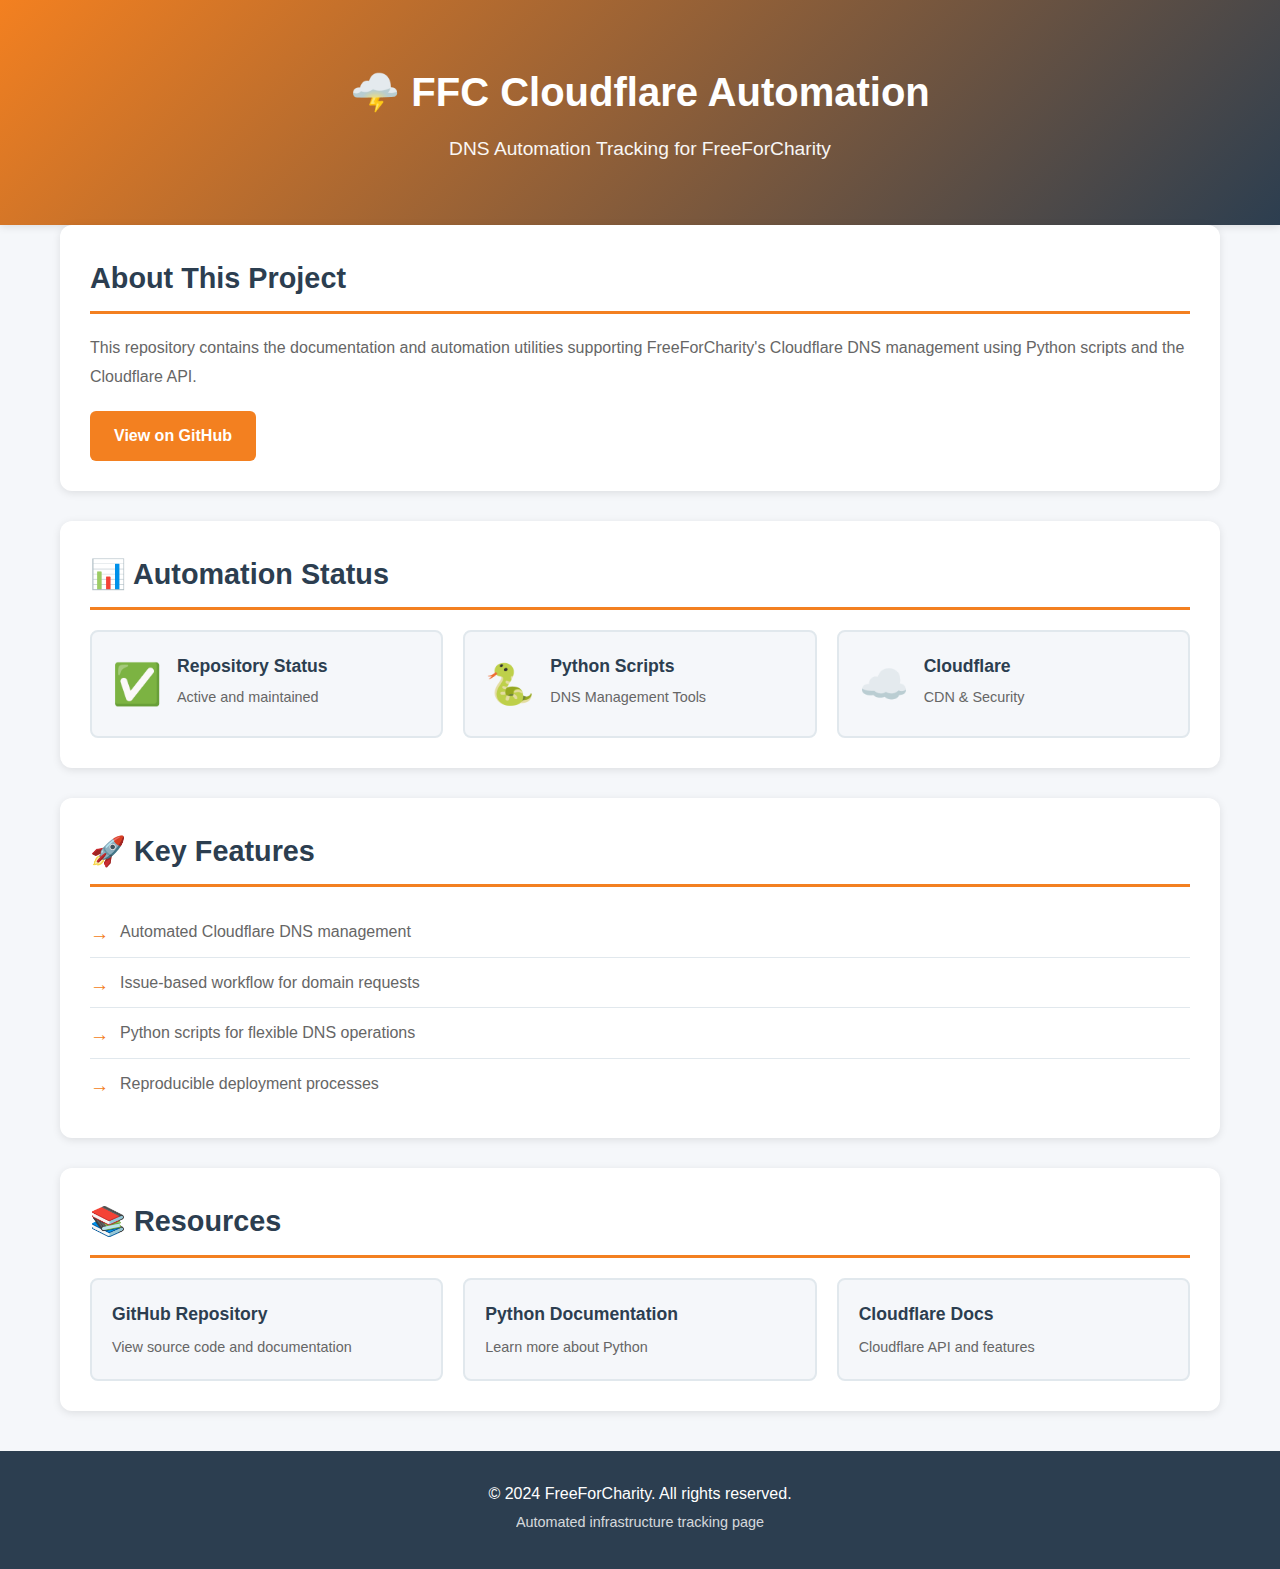
<file: index.html>
<!DOCTYPE html>
<html lang="en">
<head>
    <meta charset="UTF-8">
    <meta name="viewport" content="width=device-width, initial-scale=1.0">
    <meta name="description" content="FreeForCharity Cloudflare Automation tracking page">
    <title>FFC Cloudflare Automation Tracker</title>
    <link rel="stylesheet" href="styles.css">
</head>
<body>
    <header>
        <div class="container">
            <h1><span role="img" aria-label="Cloud with lightning">🌩️</span> FFC Cloudflare Automation</h1>
            <p class="subtitle">DNS Automation Tracking for FreeForCharity</p>
        </div>
    </header>

    <main class="container">
        <section class="info-card">
            <h2>About This Project</h2>
            <p>This repository contains the documentation and automation utilities supporting FreeForCharity's Cloudflare DNS management using Python scripts and the Cloudflare API.</p>
            <div class="badge-container">
                <a href="https://github.com/FreeForCharity/FFC-Cloudflare-Automation-" target="_blank" class="badge">
                    View on GitHub
                </a>
            </div>
        </section>

        <section class="info-card">
            <h2><span role="img" aria-label="Bar chart">📊</span> Automation Status</h2>
            <div class="status-grid">
                <div class="status-item">
                    <div class="status-icon" role="img" aria-label="Success checkmark">✅</div>
                    <div class="status-content">
                        <h3>Repository Status</h3>
                        <p>Active and maintained</p>
                    </div>
                </div>
                <div class="status-item">
                    <div class="status-icon" role="img" aria-label="Python logo">🐍</div>
                    <div class="status-content">
                        <h3>Python Scripts</h3>
                        <p>DNS Management Tools</p>
                    </div>
                </div>
                <div class="status-item">
                    <div class="status-icon" role="img" aria-label="Cloud">☁️</div>
                    <div class="status-content">
                        <h3>Cloudflare</h3>
                        <p>CDN & Security</p>
                    </div>
                </div>
            </div>
        </section>

        <section class="info-card">
            <h2><span role="img" aria-label="Rocket">🚀</span> Key Features</h2>
            <ul class="features-list">
                <li>Automated Cloudflare DNS management</li>
                <li>Issue-based workflow for domain requests</li>
                <li>Python scripts for flexible DNS operations</li>
                <li>Reproducible deployment processes</li>
            </ul>
        </section>

        <section class="info-card">
            <h2><span role="img" aria-label="Books">📚</span> Resources</h2>
            <div class="resources-grid">
                <a href="https://github.com/FreeForCharity/FFC-Cloudflare-Automation-" target="_blank" class="resource-link">
                    <strong>GitHub Repository</strong>
                    <span>View source code and documentation</span>
                </a>
                <a href="https://docs.python.org/" target="_blank" class="resource-link">
                    <strong>Python Documentation</strong>
                    <span>Learn more about Python</span>
                </a>
                <a href="https://developers.cloudflare.com/" target="_blank" class="resource-link">
                    <strong>Cloudflare Docs</strong>
                    <span>Cloudflare API and features</span>
                </a>
            </div>
        </section>
    </main>

    <footer>
        <div class="container">
            <p>&copy; 2024 FreeForCharity. All rights reserved.</p>
            <p class="footer-note">Automated infrastructure tracking page</p>
        </div>
    </footer>
</body>
</html>
</file>
<file: styles.css>
/* Reset and Base Styles */
* {
  margin: 0;
  padding: 0;
  box-sizing: border-box;
}

:root {
  --primary-color: #f38020;
  --secondary-color: #2c3e50;
  --accent-color: #3498db;
  --success-color: #2ecc71;
  --background-color: #f5f7fa;
  --card-background: #ffffff;
  --text-color: #333333;
  --text-light: #666666;
  --border-color: #e1e8ed;
  --shadow: 0 2px 8px rgba(0, 0, 0, 0.1);
  --shadow-hover: 0 4px 16px rgba(0, 0, 0, 0.15);
}

body {
  font-family: -apple-system, BlinkMacSystemFont, 'Segoe UI', Roboto, Oxygen, Ubuntu, Cantarell,
    sans-serif;
  line-height: 1.6;
  color: var(--text-color);
  background-color: var(--background-color);
}

.container {
  max-width: 1200px;
  margin: 0 auto;
  padding: 0 20px;
}

/* Header */
header {
  background: linear-gradient(135deg, var(--primary-color) 0%, var(--secondary-color) 100%);
  color: white;
  padding: 60px 20px;
  text-align: center;
  box-shadow: var(--shadow);
}

header h1 {
  font-size: 2.5rem;
  margin-bottom: 10px;
  font-weight: 700;
}

.subtitle {
  font-size: 1.2rem;
  opacity: 0.95;
  font-weight: 300;
}

/* Main Content */
main {
  padding: 40px 20px;
}

.info-card {
  background: var(--card-background);
  border-radius: 12px;
  padding: 30px;
  margin-bottom: 30px;
  box-shadow: var(--shadow);
  transition:
    transform 0.3s ease,
    box-shadow 0.3s ease;
}

.info-card:hover {
  transform: translateY(-2px);
  box-shadow: var(--shadow-hover);
}

.info-card h2 {
  color: var(--secondary-color);
  margin-bottom: 20px;
  font-size: 1.8rem;
  border-bottom: 3px solid var(--primary-color);
  padding-bottom: 10px;
}

.info-card p {
  color: var(--text-light);
  line-height: 1.8;
  margin-bottom: 15px;
}

/* Badge */
.badge-container {
  margin-top: 20px;
}

.badge {
  display: inline-block;
  background-color: var(--primary-color);
  color: white;
  padding: 12px 24px;
  border-radius: 6px;
  text-decoration: none;
  font-weight: 600;
  transition:
    background-color 0.3s ease,
    transform 0.2s ease;
}

.badge:hover {
  background-color: var(--secondary-color);
  transform: scale(1.05);
}

/* Status Grid */
.status-grid {
  display: grid;
  grid-template-columns: repeat(auto-fit, minmax(250px, 1fr));
  gap: 20px;
  margin-top: 20px;
}

.status-item {
  display: flex;
  align-items: flex-start;
  padding: 20px;
  background-color: var(--background-color);
  border-radius: 8px;
  border: 2px solid var(--border-color);
  transition: border-color 0.3s ease;
}

.status-item:hover {
  border-color: var(--accent-color);
}

.status-icon {
  font-size: 2.5rem;
  margin-right: 15px;
}

.status-content h3 {
  color: var(--secondary-color);
  margin-bottom: 5px;
  font-size: 1.1rem;
}

.status-content p {
  color: var(--text-light);
  font-size: 0.9rem;
  margin-bottom: 0;
}

/* Features List */
.features-list {
  list-style: none;
  padding-left: 0;
}

.features-list li {
  padding: 12px 0;
  padding-left: 30px;
  position: relative;
  color: var(--text-light);
  border-bottom: 1px solid var(--border-color);
}

.features-list li:last-child {
  border-bottom: none;
}

.features-list li::before {
  content: '→';
  position: absolute;
  left: 0;
  color: var(--primary-color);
  font-weight: bold;
  font-size: 1.2rem;
}

/* Resources Grid */
.resources-grid {
  display: grid;
  grid-template-columns: repeat(auto-fit, minmax(280px, 1fr));
  gap: 20px;
  margin-top: 20px;
}

.resource-link {
  display: flex;
  flex-direction: column;
  padding: 20px;
  background-color: var(--background-color);
  border-radius: 8px;
  text-decoration: none;
  color: var(--text-color);
  border: 2px solid var(--border-color);
  transition: all 0.3s ease;
}

.resource-link:hover {
  border-color: var(--accent-color);
  background-color: white;
  transform: translateY(-2px);
}

.resource-link strong {
  color: var(--secondary-color);
  font-size: 1.1rem;
  margin-bottom: 8px;
}

.resource-link span {
  color: var(--text-light);
  font-size: 0.9rem;
}

/* Footer */
footer {
  background-color: var(--secondary-color);
  color: white;
  text-align: center;
  padding: 30px 20px;
  margin-top: 40px;
}

footer p {
  margin-bottom: 5px;
}

.footer-note {
  font-size: 0.9rem;
  opacity: 0.8;
}

/* Responsive Design */
@media (max-width: 768px) {
  header h1 {
    font-size: 2rem;
  }

  .subtitle {
    font-size: 1rem;
  }

  .info-card {
    padding: 20px;
  }

  .info-card h2 {
    font-size: 1.5rem;
  }

  .status-grid,
  .resources-grid {
    grid-template-columns: 1fr;
  }
}
</file>
